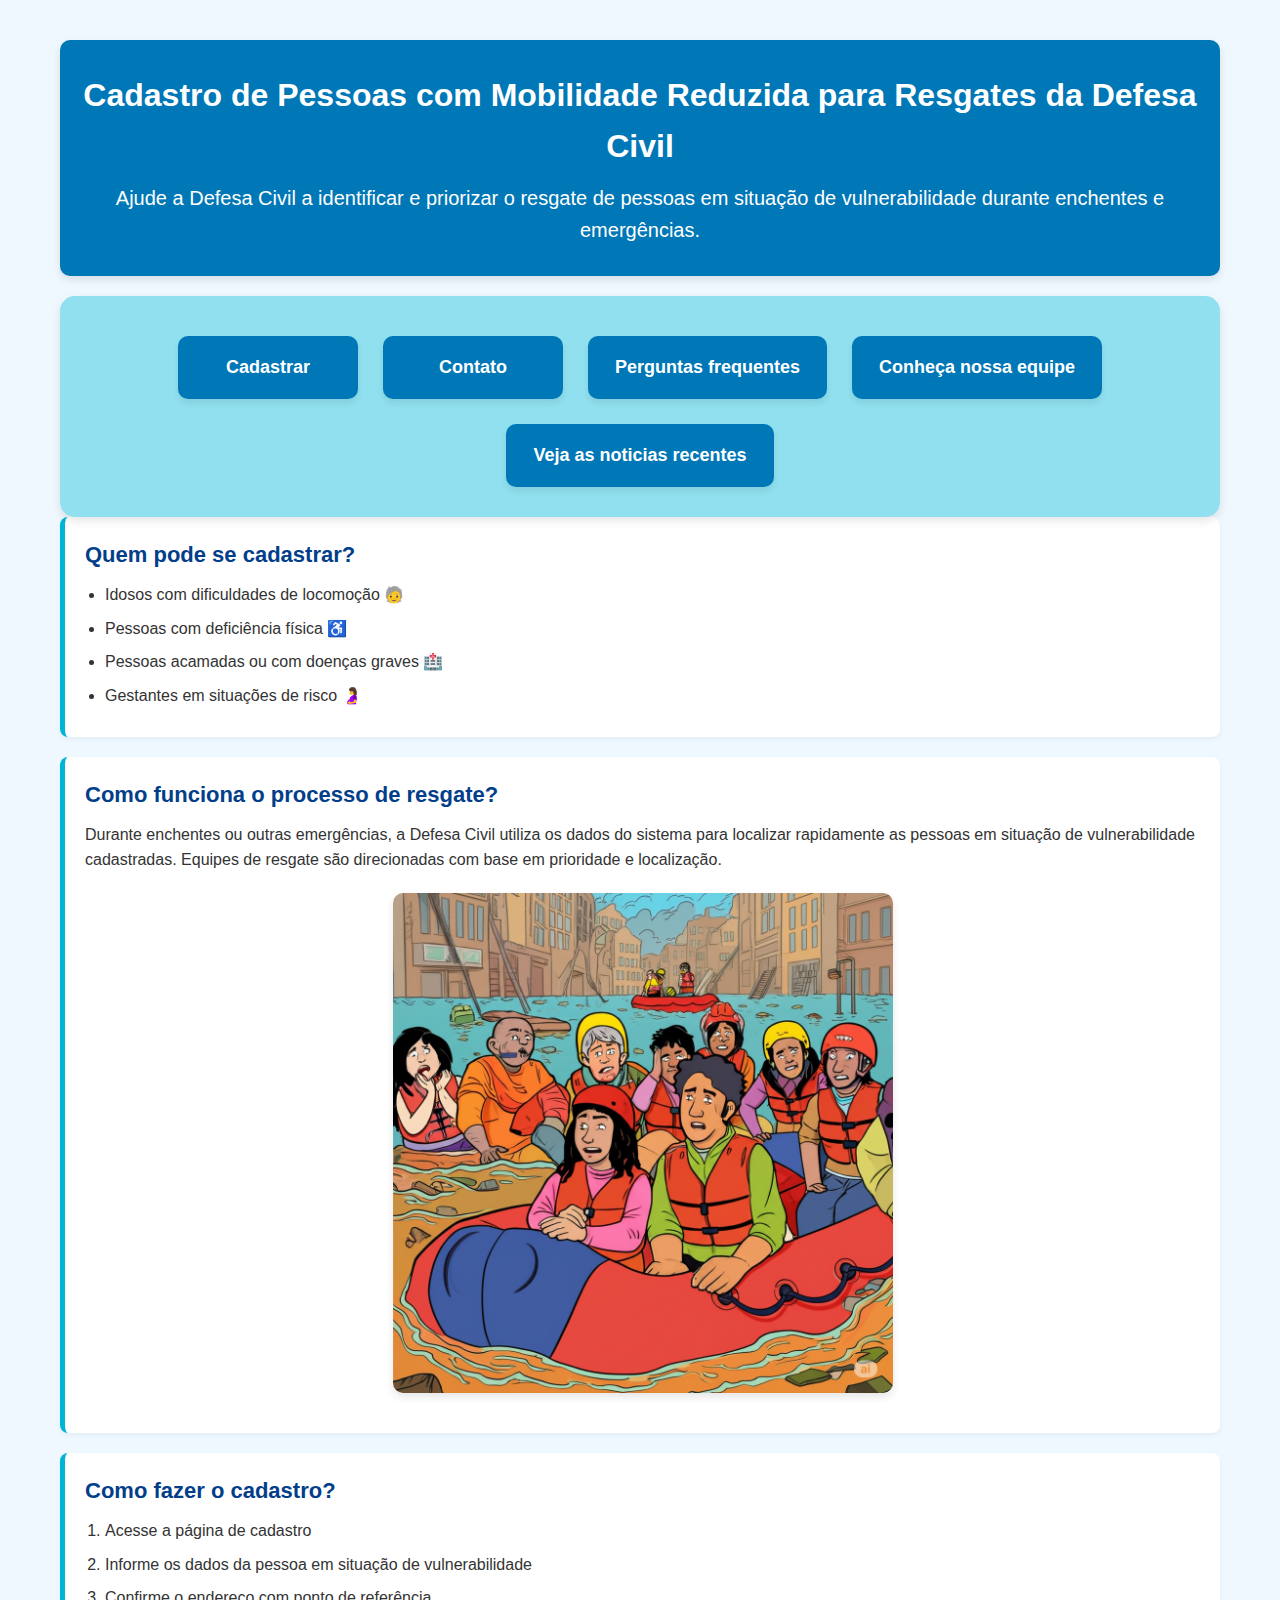
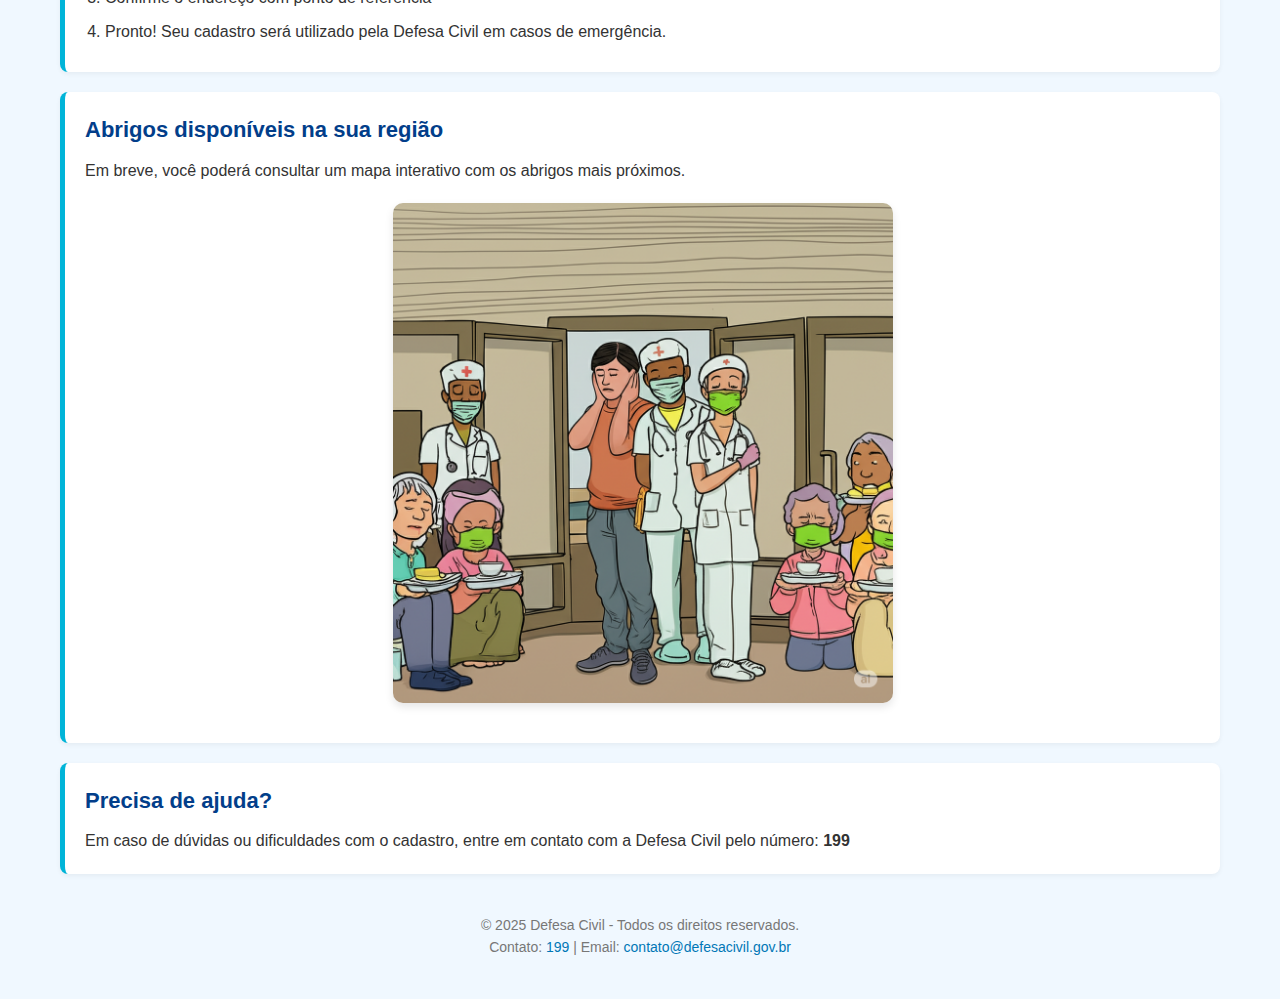
<file: index.html>
<!DOCTYPE html>
<html lang="pt-BR">

<head>
    <meta charset="UTF-8">
    <meta name="viewport" content="width=device-width, initial-scale=1.0">
    <title>Prioridade-Defesa civil</title>
    <link rel="stylesheet" href="Style.css">
</head>


<body>
  <button onclick="topFunction()" id="backToTopBtn">↑</button>
  
  
<div class="loader"></div>
    <header>
        <h1>Cadastro de Pessoas com Mobilidade Reduzida para Resgates da Defesa Civil</h1>
        <p>Ajude a Defesa Civil a identificar e priorizar o resgate de pessoas em situação de vulnerabilidade durante
            enchentes e emergências.</p>
    </header>

    <nav class="opcoes_menu">
        <div id="nav-menu">
            <a href="cadastrar.html" class="link-transicao">Cadastrar</a>
            <a href="contato.html" class="link-transicao">Contato</a>
            <a href="faq.html" class="link-transicao">Perguntas frequentes</a>
            <a href="integrantes.html" class="link-transicao">Conheça nossa equipe</a>
            <a href="noticias.html" class="link-transicao">Veja as noticias recentes</a>
        </div>
    </nav>

    <section>
        <h2>Quem pode se cadastrar?</h2>
        <ul>
            <li>Idosos com dificuldades de locomoção 🧓</li>
            <li>Pessoas com deficiência física ♿</li>
            <li>Pessoas acamadas ou com doenças graves 🏥</li>
            <li>Gestantes em situações de risco 🤰</li>
        </ul>
    </section>

    <section>
        <h2>Como funciona o processo de resgate?</h2>
        <p>Durante enchentes ou outras emergências, a Defesa Civil utiliza os dados do sistema para localizar
            rapidamente as pessoas em situação de vulnerabilidade cadastradas. Equipes de resgate são direcionadas com
            base em prioridade e localização.</p>
            <img src="/img/Gemini_Generated_Image_x3jwspx3jwspx3jw.png" alt="foto_pessoas_resgatadas">
    </section>


    <section>
        <h2>Como fazer o cadastro?</h2>
        <ol>
            <li>Acesse a página de cadastro</li>
            <li>Informe os dados da pessoa em situação de vulnerabilidade</li>
            <li>Confirme o endereço com ponto de referência</li>
            <li>Pronto! Seu cadastro será utilizado pela Defesa Civil em casos de emergência.</li>
        </ol>
    </section>

    <section>
        <h2>Abrigos disponíveis na sua região</h2>
        <p>Em breve, você poderá consultar um mapa interativo com os abrigos mais próximos.</p>
        <img src="/img/Gemini_Generated_Image_qngjyiqngjyiqngj.png" alt="foto pessoas em abrigo">

    </section>

    <section>
        <h2>Precisa de ajuda?</h2>
        <p>Em caso de dúvidas ou dificuldades com o cadastro, entre em contato com a Defesa Civil pelo número:
            <strong>199</strong></p>
    </section>

    <script>
        window.watsonAssistantChatOptions = {
            integrationID: "86f93a67-ad0d-4490-9257-abe88ed0413c",
            region: "us-east",
            serviceInstanceID: "bcb15fe9-6961-45b5-8f28-0ce868d41e18",
            onLoad: async (instance) => {
            // Personalização do estilo do chat
            instance.updateCSSVariables({
                '$launcherSize': '80px',
                '$launcherPosition': 'right',
                '$focus': '#0072c3',
                '$hoverPrimary': '#005a9c',
                '$interactive01': '#0072c3',
                '$interactive02': '#003f5c'
            });

            await instance.render();
            }
        };

        setTimeout(function () {
            const t = document.createElement('script');
            t.src = "https://web-chat.global.assistant.watson.appdomain.cloud/versions/" +
                    (window.watsonAssistantChatOptions.clientVersion || 'latest') +
                    "/WatsonAssistantChatEntry.js";
            document.head.appendChild(t);
        }, 0);
    </script>


    <footer>
        <p>© 2025 Defesa Civil - Todos os direitos reservados.</p>
        <p>Contato: <a href="tel:199">199</a> | Email: <a href="mailto:contato@defesacivil.gov.br">contato@defesacivil.gov.br</a></p>
    </footer>

    

<script src="app.js" defer></script>
</body>


</html>
</file>
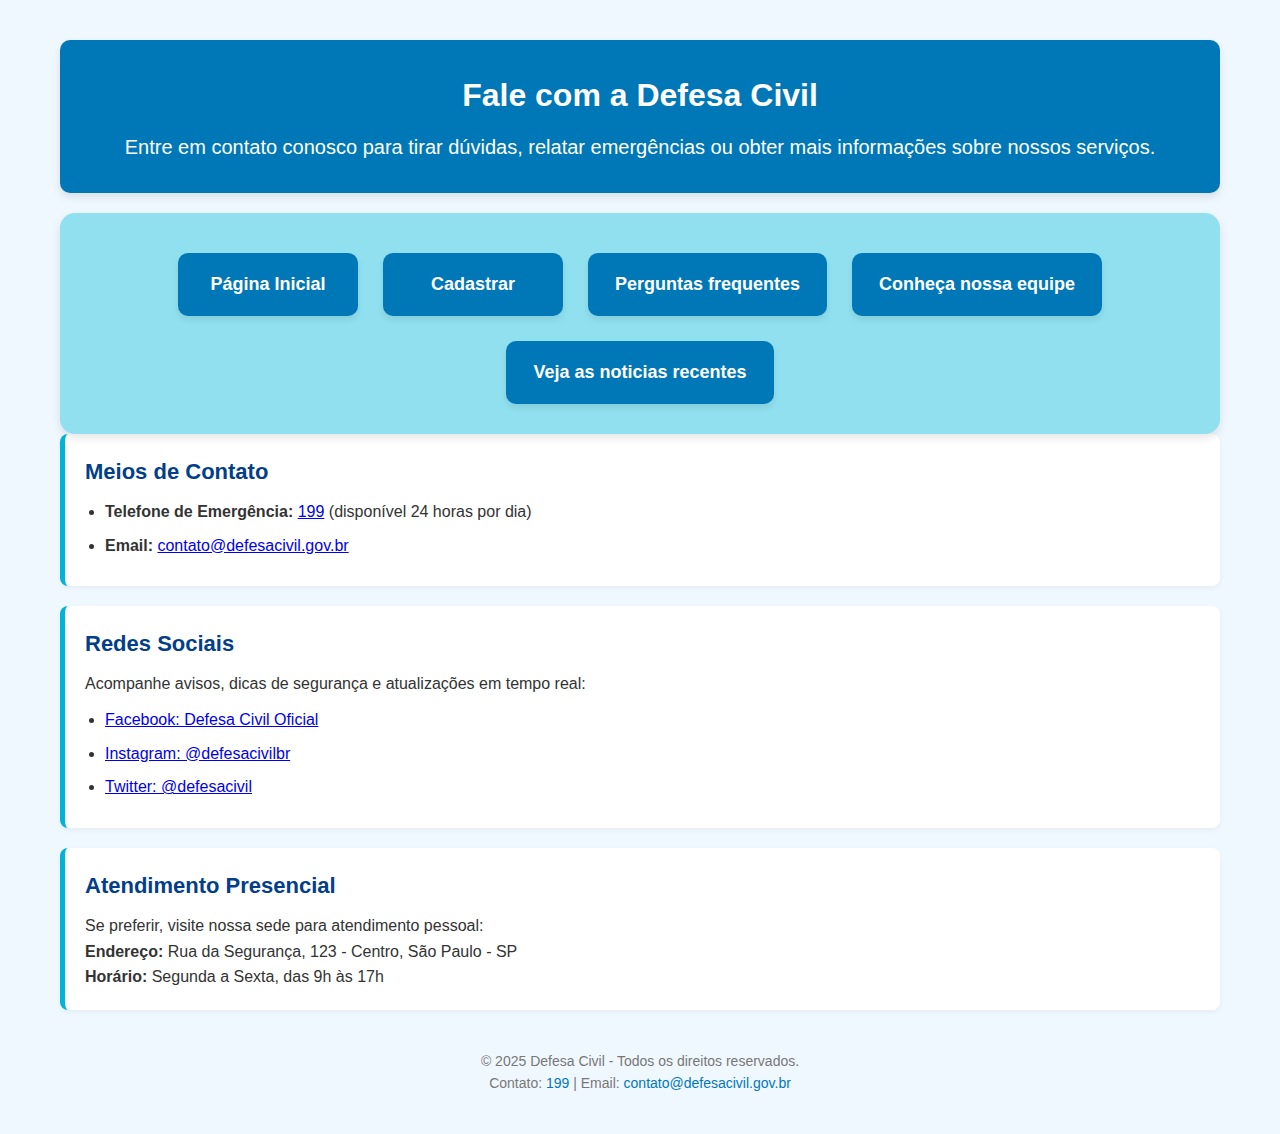
<file: contato.html>
<!DOCTYPE html>
<html lang="pt-BR">
<head>
  <meta charset="UTF-8">
  <meta name="viewport" content="width=device-width, initial-scale=1.0">
  <title>Contato - Defesa Civil</title>
  <link rel="stylesheet" href="Style.css">
  
</head>

<body>
  <button onclick="topFunction()" id="backToTopBtn">↑</button>
  

<div class="loader"></div>
  <header>
    <h1>Fale com a Defesa Civil</h1>
    <p>Entre em contato conosco para tirar dúvidas, relatar emergências ou obter mais informações sobre nossos serviços.</p>
  </header>

  <nav class="opcoes_menu">
    <div id="nav-menu">
      <a href="index.html" class="link-transicao">Página Inicial</a>
      <a href="cadastrar.html" class="link-transicao">Cadastrar</a>
      <a href="faq.html" class="link-transicao">Perguntas frequentes</a>
      <a href="integrantes.html" class="link-transicao">Conheça nossa equipe</a>
      <a href="noticias.html" class="link-transicao">Veja as noticias recentes</a>
    </div>
  </nav>

  <section>
    <h2>Meios de Contato</h2>
    <ul>
      <li><strong>Telefone de Emergência:</strong> <a href="tel:199">199</a> (disponível 24 horas por dia)</li>
      <li><strong>Email:</strong> <a href="mailto:contato@defesacivil.gov.br">contato@defesacivil.gov.br</a></li>
    </ul>
  </section>

  <section>
    <h2>Redes Sociais</h2>
    <p>Acompanhe avisos, dicas de segurança e atualizações em tempo real:</p>
    <ul>
      <li><a href="#">Facebook: Defesa Civil Oficial</a></li>
      <li><a href="#">Instagram: @defesacivilbr</a></li>
      <li><a href="#">Twitter: @defesacivil</a></li>
    </ul>
  </section>

  <section>
    <h2>Atendimento Presencial</h2>
    <p>Se preferir, visite nossa sede para atendimento pessoal:</p>
    <p><strong>Endereço:</strong> Rua da Segurança, 123 - Centro, São Paulo - SP</p>
    <p><strong>Horário:</strong> Segunda a Sexta, das 9h às 17h</p>
  </section>


    <script>
        window.watsonAssistantChatOptions = {
            integrationID: "86f93a67-ad0d-4490-9257-abe88ed0413c",
            region: "us-east",
            serviceInstanceID: "bcb15fe9-6961-45b5-8f28-0ce868d41e18",
            onLoad: async (instance) => {
            // Personalização do estilo do chat
            instance.updateCSSVariables({
                '$launcherSize': '80px',
                '$launcherPosition': 'right',
                '$focus': '#0072c3',
                '$hoverPrimary': '#005a9c',
                '$interactive01': '#0072c3',
                '$interactive02': '#003f5c'
            });

            await instance.render();
            }
        };

        setTimeout(function () {
            const t = document.createElement('script');
            t.src = "https://web-chat.global.assistant.watson.appdomain.cloud/versions/" +
                    (window.watsonAssistantChatOptions.clientVersion || 'latest') +
                    "/WatsonAssistantChatEntry.js";
            document.head.appendChild(t);
        }, 0);
    </script>

  <footer>
    <p>© 2025 Defesa Civil - Todos os direitos reservados.</p>
    <p>Contato: <a href="tel:199">199</a> | Email: <a href="mailto:contato@defesacivil.gov.br">contato@defesacivil.gov.br</a></p>
  </footer>



<script src="app.js" defer></script>
</body>
</html>
</file>
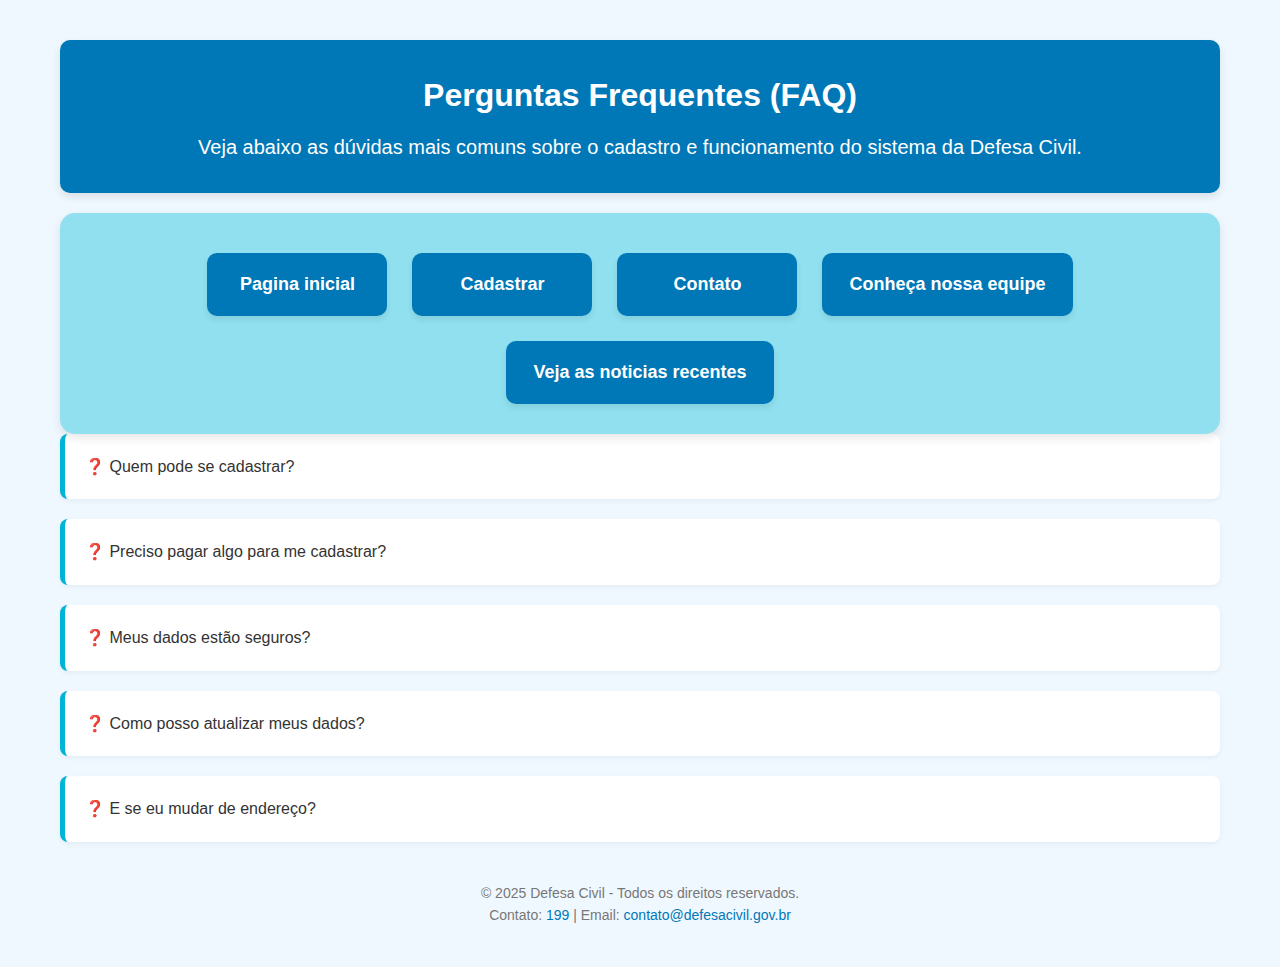
<file: faq.html>
<!DOCTYPE html>
<html lang="pt-BR">
<head>
  <meta charset="UTF-8">
  <meta name="viewport" content="width=device-width, initial-scale=1.0">
  <title>FAQ - Perguntas Frequentes</title>
  <link rel="stylesheet" href="Style.css">
  
</head>

<body>
 <button onclick="topFunction()" id="backToTopBtn">↑</button>
  

<div class="loader"></div>
  <header>
    <h1>Perguntas Frequentes (FAQ)</h1>
    <p>Veja abaixo as dúvidas mais comuns sobre o cadastro e funcionamento do sistema da Defesa Civil.</p>
  </header>

   <nav class="opcoes_menu">
    <div id="nav-menu">
      <a href="index.html" class="link-transicao">Pagina inicial</a>
      <a href="cadastrar.html" class="link-transicao">Cadastrar</a>
      <a href="contato.html" class="link-transicao">Contato</a>
      <a href="integrantes.html" class="link-transicao">Conheça nossa equipe</a>
      <a href="noticias.html" class="link-transicao">Veja as noticias recentes</a>
    </div>
  </nav>

  <section class="faq-item">
    <div class="faq-pergunta">❓ Quem pode se cadastrar?</div>
    <div class="faq-resposta">Qualquer pessoa em situação de vulnerabilidade, como idosos, pessoas com deficiência, acamados ou gestantes em risco.</div>
  </section>

  <section class="faq-item">
    <div class="faq-pergunta">❓ Preciso pagar algo para me cadastrar?</div>
    <div class="faq-resposta">Não. O cadastro é totalmente gratuito e tem como objetivo auxiliar no resgate em situações de emergência.</div>
  </section>

  <section class="faq-item">
    <div class="faq-pergunta">❓ Meus dados estão seguros?</div>
    <div class="faq-resposta">Sim. Os dados são utilizados exclusivamente pela Defesa Civil em casos de emergência e não são compartilhados com terceiros.</div>
  </section>

  <section class="faq-item">
    <div class="faq-pergunta">❓ Como posso atualizar meus dados?</div>
    <div class="faq-resposta">Em breve, será disponibilizada uma área de edição. Por enquanto, entre em contato pelo número <strong>199</strong> para solicitar alterações.</div>
  </section>

  <section class="faq-item">
    <div class="faq-pergunta">❓ E se eu mudar de endereço?</div>
    <div class="faq-resposta">É importante manter o endereço atualizado para que a localização seja precisa durante o resgate. Ligue para o <strong>199</strong> para atualizar seus dados.</div>
  </section>

    <script>
        window.watsonAssistantChatOptions = {
            integrationID: "86f93a67-ad0d-4490-9257-abe88ed0413c",
            region: "us-east",
            serviceInstanceID: "bcb15fe9-6961-45b5-8f28-0ce868d41e18",
            onLoad: async (instance) => {
            // Personalização do estilo do chat
            instance.updateCSSVariables({
                '$launcherSize': '80px',
                '$launcherPosition': 'right',
                '$focus': '#0072c3',
                '$hoverPrimary': '#005a9c',
                '$interactive01': '#0072c3',
                '$interactive02': '#003f5c'
            });

            await instance.render();
            }
        };

        setTimeout(function () {
            const t = document.createElement('script');
            t.src = "https://web-chat.global.assistant.watson.appdomain.cloud/versions/" +
                    (window.watsonAssistantChatOptions.clientVersion || 'latest') +
                    "/WatsonAssistantChatEntry.js";
            document.head.appendChild(t);
        }, 0);
    </script>


    <script>
      document.addEventListener('DOMContentLoaded', function () {
        const perguntas = document.querySelectorAll('.faq-pergunta');

        perguntas.forEach(pergunta => {
          pergunta.style.cursor = 'pointer';
          pergunta.addEventListener('click', () => {
            const resposta = pergunta.nextElementSibling;
            if (!resposta) return;

            const visivel = window.getComputedStyle(resposta).display === 'block';

            // Fecha todas as respostas
            document.querySelectorAll('.faq-resposta').forEach(r => {
              r.style.display = 'none';
            });

            // Abre ou fecha a resposta clicada
            resposta.style.display = visivel ? 'none' : 'block';
          });
        });
      });
    </script>


  <footer>
   <p>© 2025 Defesa Civil - Todos os direitos reservados.</p>
   <p>Contato: <a href="tel:199">199</a> | Email: <a href="mailto:contato@defesacivil.gov.br">contato@defesacivil.gov.br</a></p>
  </footer>

  

<script src="app.js" defer></script>
</body>
</html>
</file>
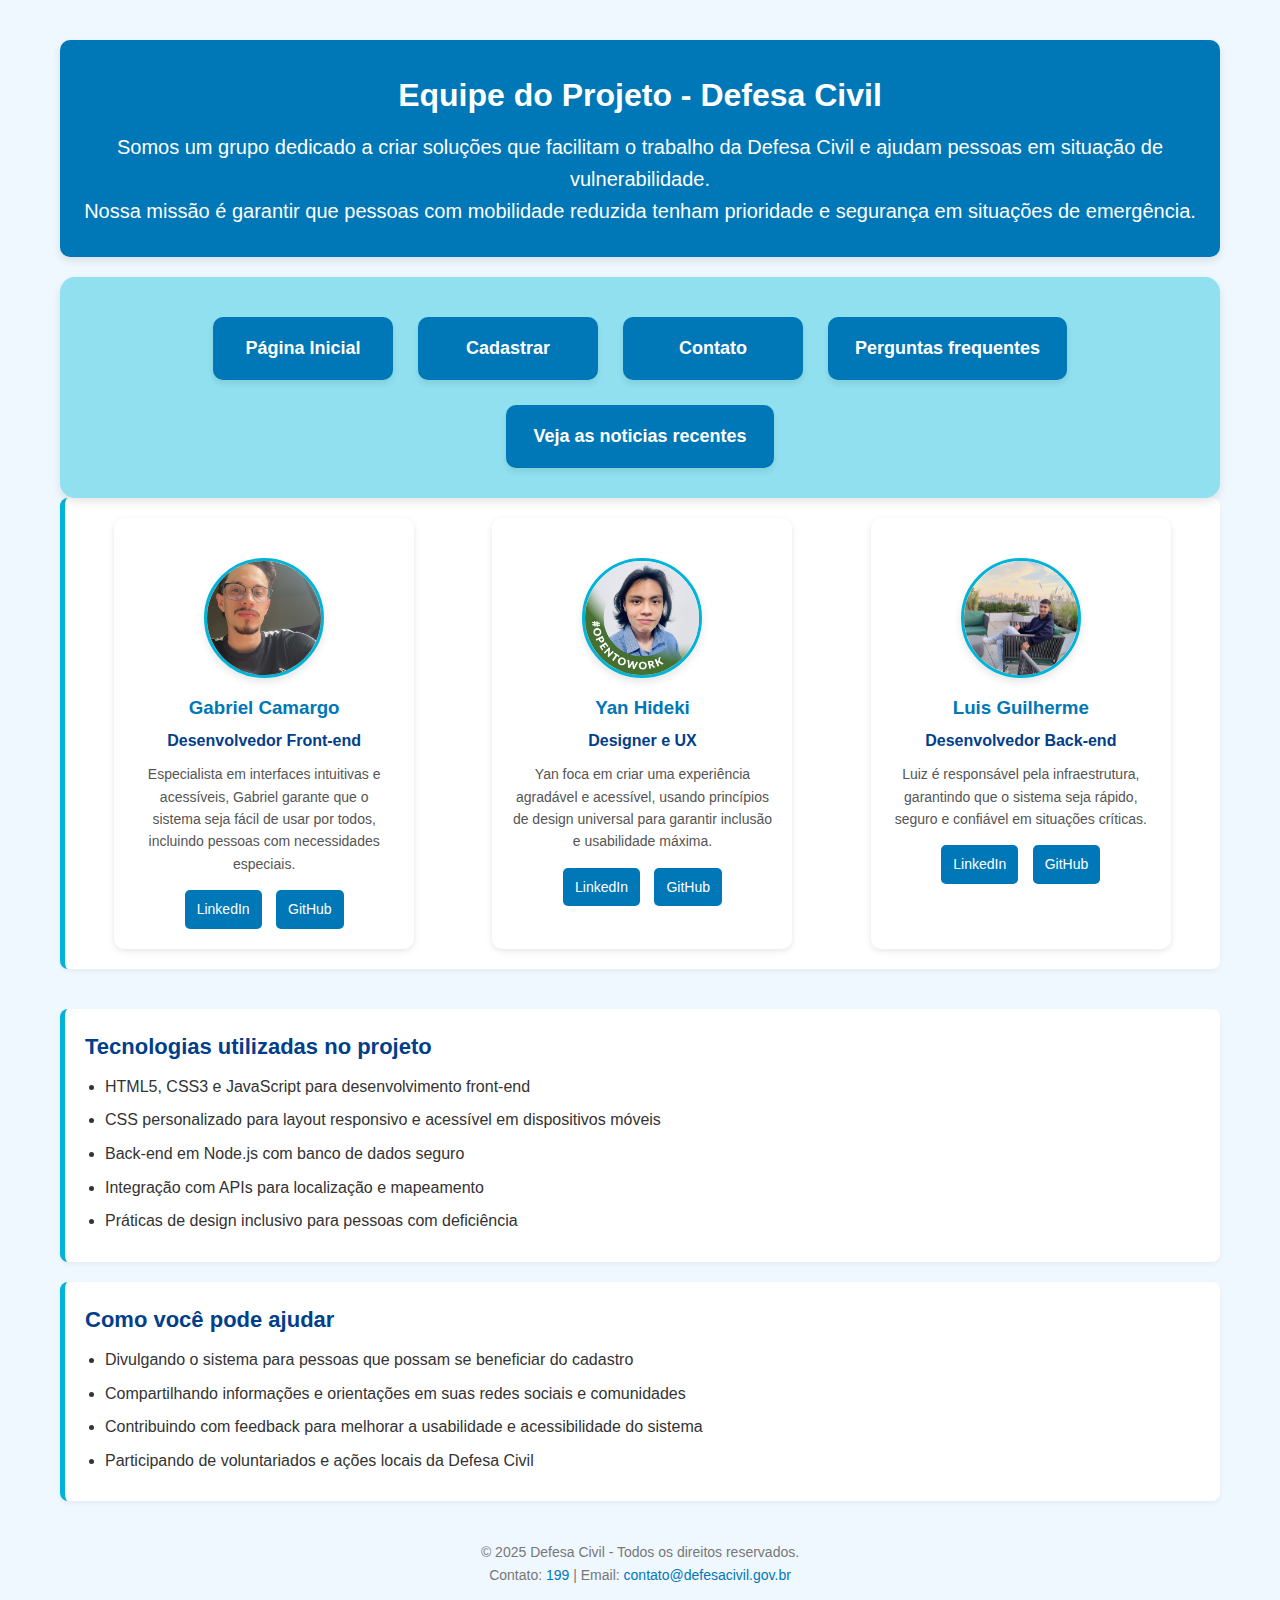
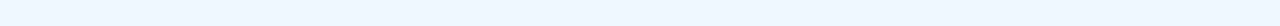
<file: integrantes.html>
<!DOCTYPE html>
<html lang="pt-BR">
<head>
  <meta charset="UTF-8" />
  <meta name="viewport" content="width=device-width, initial-scale=1" />
  <title>Integrantes - Defesa Civil</title>
  <link rel="stylesheet" href="Style.css" />
</head>


<body>
  <button onclick="topFunction()" id="backToTopBtn">↑</button>
  

<div class="loader"></div>
  <header>
    <h1>Equipe do Projeto - Defesa Civil</h1>
    <p>Somos um grupo dedicado a criar soluções que facilitam o trabalho da Defesa Civil e ajudam pessoas em situação de vulnerabilidade.</p>
    <p>Nossa missão é garantir que pessoas com mobilidade reduzida tenham prioridade e segurança em situações de emergência.</p>
  </header>

  <nav class="opcoes_menu">
    <div id="nav-menu">
      <a href="index.html" class="link-transicao">Página Inicial</a>
      <a href="cadastrar.html" class="link-transicao">Cadastrar</a>
      <a href="contato.html" class="link-transicao">Contato</a>
      <a href="faq.html" class="link-transicao">Perguntas frequentes</a>
      <a href="noticias.html" class="link-transicao">Veja as noticias recentes</a>
    </div>
  </nav>

  <section class="integrantes-container">

    <div class="integrante">
      <img src="img/WhatsApp Image 2025-05-20 at 15.31.35.jpeg" alt="Foto de Gabriel Camargo" />
      <h3>Gabriel Camargo</h3>
      <p><em>Desenvolvedor Front-end</em></p>
      <p class="bio">Especialista em interfaces intuitivas e acessíveis, Gabriel garante que o sistema seja fácil de usar por todos, incluindo pessoas com necessidades especiais.</p>
      <div class="botao-links">
        <a href="https://www.linkedin.com/in/gabriel-camargo-07470b352/" target="_blank" rel="noopener noreferrer">LinkedIn</a>
        <a href="https://github.com/GabrielGCL7" target="_blank" rel="noopener noreferrer">GitHub</a>
      </div>
    </div>

    <div class="integrante">
      <img src="img/yan.jpeg" alt="Foto de Yan" />
      <h3>Yan Hideki</h3>
      <p><em>Designer e UX</em></p>
      <p class="bio">Yan foca em criar uma experiência agradável e acessível, usando princípios de design universal para garantir inclusão e usabilidade máxima.</p>
      <div class="botao-links">
        <a href="https://www.linkedin.com/in/yan-hideki-yashiki-428853294?utm_source=share&utm_campaign=share_via&utm_content=profile&utm_medium=android_app" target="_blank" rel="noopener noreferrer">LinkedIn</a>
        <a href="https://github.com/Shaolindarius" target="_blank" rel="noopener noreferrer">GitHub</a>
      </div>
    </div>

    <div class="integrante">
      <img src="img/luiz.jpg" alt="Foto de Luis" />
      <h3>Luis Guilherme</h3>
      <p><em>Desenvolvedor Back-end</em></p>
      <p class="bio">Luiz é responsável pela infraestrutura, garantindo que o sistema seja rápido, seguro e confiável em situações críticas.</p>
      <div class="botao-links">
        <a href="https://www.linkedin.com/in/luis130505/" target="_blank" rel="noopener noreferrer">LinkedIn</a>
        <a href="https://github.com/Akipato13" target="_blank" rel="noopener noreferrer">GitHub</a>
      </div>
    </div>

  </section>

  <section class="tecnologias">
    <h2>Tecnologias utilizadas no projeto</h2>
    <ul>
      <li>HTML5, CSS3 e JavaScript para desenvolvimento front-end</li>
      <li>CSS personalizado para layout responsivo e acessível em dispositivos móveis</li>
      <li>Back-end em Node.js com banco de dados seguro</li>
      <li>Integração com APIs para localização e mapeamento</li>
      <li>Práticas de design inclusivo para pessoas com deficiência</li>
    </ul>
  </section>

  <section class="ajuda">
    <h2>Como você pode ajudar</h2>
    <ul>
      <li>Divulgando o sistema para pessoas que possam se beneficiar do cadastro</li>
      <li>Compartilhando informações e orientações em suas redes sociais e comunidades</li>
      <li>Contribuindo com feedback para melhorar a usabilidade e acessibilidade do sistema</li>
      <li>Participando de voluntariados e ações locais da Defesa Civil</li>
    </ul>
  </section>

    <script>
        window.watsonAssistantChatOptions = {
            integrationID: "86f93a67-ad0d-4490-9257-abe88ed0413c",
            region: "us-east",
            serviceInstanceID: "bcb15fe9-6961-45b5-8f28-0ce868d41e18",
            onLoad: async (instance) => {
            // Personalização do estilo do chat
            instance.updateCSSVariables({
                '$launcherSize': '80px',
                '$launcherPosition': 'right',
                '$focus': '#0072c3',
                '$hoverPrimary': '#005a9c',
                '$interactive01': '#0072c3',
                '$interactive02': '#003f5c'
            });

            await instance.render();
            }
        };

        setTimeout(function () {
            const t = document.createElement('script');
            t.src = "https://web-chat.global.assistant.watson.appdomain.cloud/versions/" +
                    (window.watsonAssistantChatOptions.clientVersion || 'latest') +
                    "/WatsonAssistantChatEntry.js";
            document.head.appendChild(t);
        }, 0);
    </script>

  <footer>
    <p>© 2025 Defesa Civil - Todos os direitos reservados.</p>
    <p>Contato: <a href="tel:199">199</a> | Email: <a href="mailto:contato@defesacivil.gov.br">contato@defesacivil.gov.br</a></p>
  </footer>

  
<script src="app.js" defer></script>
</body>
</html>
</file>
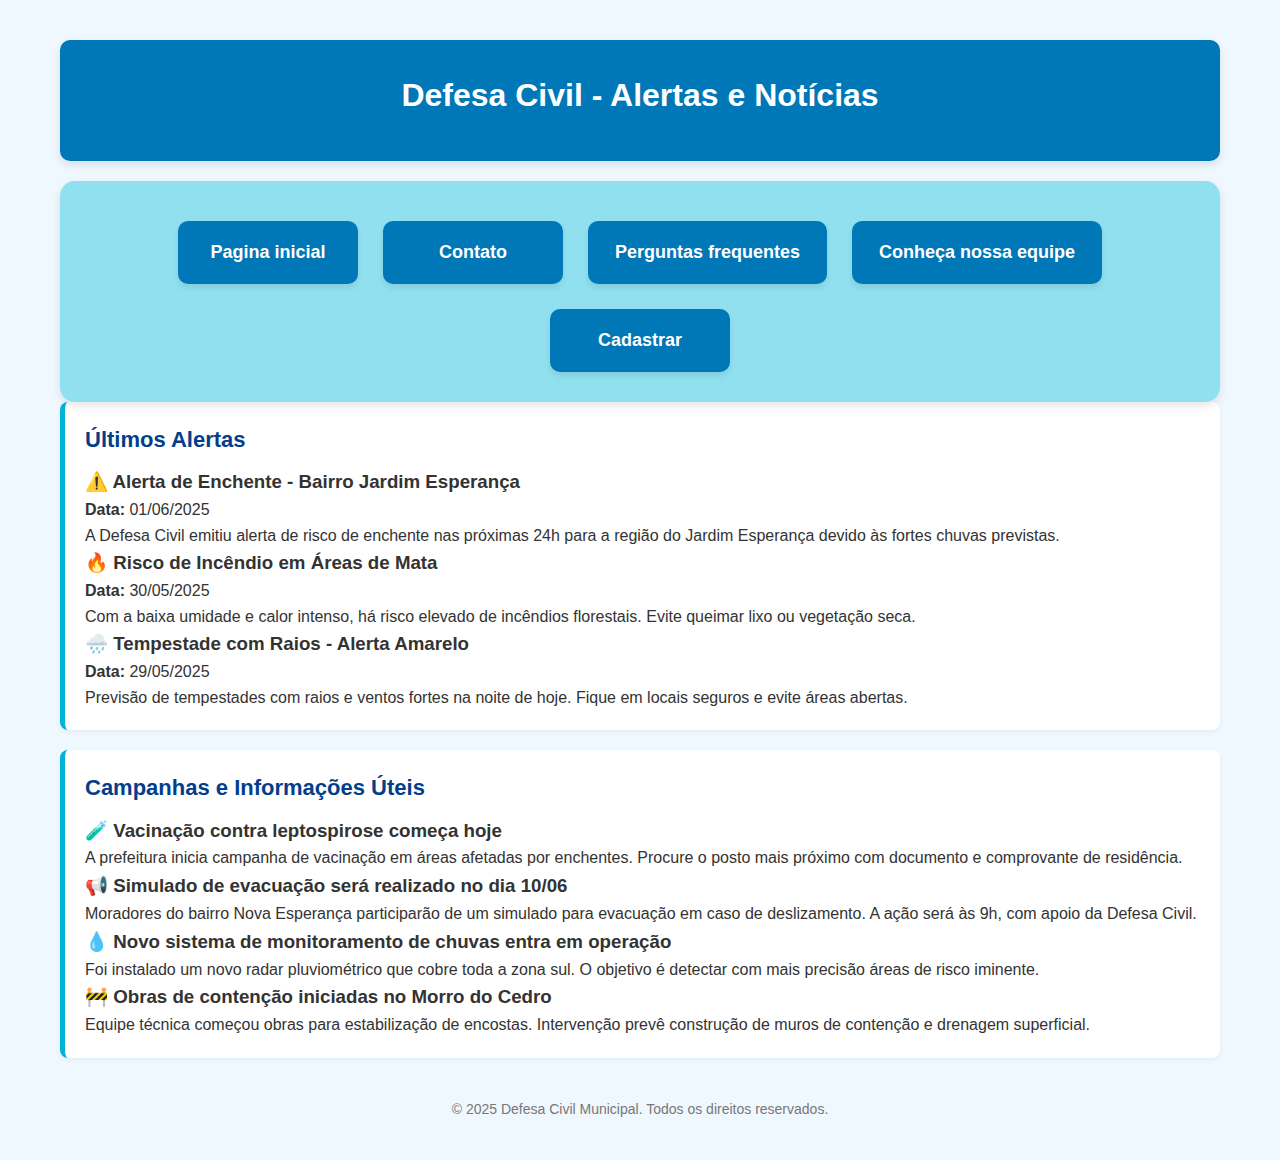
<file: noticias.html>
<!DOCTYPE html>
<html lang="pt-BR">
<head>
  <meta charset="UTF-8">
  <meta name="viewport" content="width=device-width, initial-scale=1.0">
  <title>Alertas e Notícias - Defesa Civil</title>
  <link rel="stylesheet" href="Style.css">
  
</head>


<body>
  <button onclick="topFunction()" id="backToTopBtn">↑</button>
  

<div class="loader"></div>
  <header>
    <h1>Defesa Civil - Alertas e Notícias</h1>
  </header>

   <nav class="opcoes_menu">
        <div id="nav-menu">
            <a href="index.html" class="link-transicao">Pagina inicial</a>
            <a href="contato.html" class="link-transicao">Contato</a>
            <a href="faq.html" class="link-transicao">Perguntas frequentes</a>
            <a href="integrantes.html" class="link-transicao">Conheça nossa equipe</a>
            <a href="cadastrar.html" class="link-transicao">Cadastrar</a>
        </div>
    </nav>

  <main>
    <section class="alertas">
      <h2>Últimos Alertas</h2>

      <article class="alerta">
        <h3>⚠️ Alerta de Enchente - Bairro Jardim Esperança</h3>
        <p><strong>Data:</strong> 01/06/2025</p>
        <p>A Defesa Civil emitiu alerta de risco de enchente nas próximas 24h para a região do Jardim Esperança devido às fortes chuvas previstas.</p>
      </article>

      <article class="alerta">
        <h3>🔥 Risco de Incêndio em Áreas de Mata</h3>
        <p><strong>Data:</strong> 30/05/2025</p>
        <p>Com a baixa umidade e calor intenso, há risco elevado de incêndios florestais. Evite queimar lixo ou vegetação seca.</p>
      </article>

      <article class="alerta">
        <h3>🌧️ Tempestade com Raios - Alerta Amarelo</h3>
        <p><strong>Data:</strong> 29/05/2025</p>
        <p>Previsão de tempestades com raios e ventos fortes na noite de hoje. Fique em locais seguros e evite áreas abertas.</p>
      </article>
    </section>

    <section class="noticias">
      <h2>Campanhas e Informações Úteis</h2>

      <article class="noticia">
        <h3>🧪 Vacinação contra leptospirose começa hoje</h3>
        <p>A prefeitura inicia campanha de vacinação em áreas afetadas por enchentes. Procure o posto mais próximo com documento e comprovante de residência.</p>
      </article>

      <article class="noticia">
        <h3>📢 Simulado de evacuação será realizado no dia 10/06</h3>
        <p>Moradores do bairro Nova Esperança participarão de um simulado para evacuação em caso de deslizamento. A ação será às 9h, com apoio da Defesa Civil.</p>
      </article>

      <article class="noticia">
        <h3>💧 Novo sistema de monitoramento de chuvas entra em operação</h3>
        <p>Foi instalado um novo radar pluviométrico que cobre toda a zona sul. O objetivo é detectar com mais precisão áreas de risco iminente.</p>
      </article>

      <article class="noticia">
        <h3>🚧 Obras de contenção iniciadas no Morro do Cedro</h3>
        <p>Equipe técnica começou obras para estabilização de encostas. Intervenção prevê construção de muros de contenção e drenagem superficial.</p>
      </article>
    </section>
  </main>

  <footer>
    <p>&copy; 2025 Defesa Civil Municipal. Todos os direitos reservados.</p>
  </footer>


<script src="app.js" defer></script>
</body>
</html>
</file>
<file: Style.css>
/* === [RESET GLOBAL] - Remove margens e paddings padrão === */
* {
    margin: 0;
    padding: 0;
    box-sizing: border-box;
}

/* === [BODY] - Estilização global do corpo do site (index geral) === */
body {
    font-family: Arial, sans-serif;
    background-color: #f0f8ff;
    color: #333;
    line-height: 1.6;
    padding: 20px;
    -webkit-font-smoothing: antialiased;
    -moz-osx-font-smoothing: grayscale;
}

/* === [HEADER] - Cabeçalho principal da página === */
header {
    background-color: #0077b6;
    color: white;
    padding: 30px 20px;
    text-align: center;
    border-radius: 10px;
    margin-bottom: 20px;
    position: relative;
    z-index: 1;
    box-shadow: 0 4px 8px rgba(0,0,0,0.1);
}

header h1 {
    font-size: 26px;
    margin-bottom: 10px;
}

header p {
    font-size: 18px;
}

/* === [MENU DE OPÇÕES] - Bloco de botões de navegação (index/menu) === */
.opcoes_menu {
    background-color: #90e0ef;
    padding: 30px 20px;
    border-radius: 15px;
    margin-top: 10px;
    text-align: center;
    position: relative;
    z-index: 10;
    box-shadow: 0 4px 10px rgba(0,0,0,0.1);
}

.opcoes_menu h2 {
    font-size: 24px;
    margin-bottom: 20px;
    color: #023e8a;
}

.opcoes_menu #nav-menu {
    display: flex;
    justify-content: center;
    gap: 25px;
    flex-wrap: wrap;
    padding-top: 10px;
}

.opcoes_menu #nav-menu a {
    background-color: #0077b6;
    color: white;
    padding: 14px 24px;
    border-radius: 10px;
    text-decoration: none;
    font-weight: bold;
    font-size: 17px;
    transition: all 0.3s ease;
    display: inline-block;
    min-width: 160px;
    text-align: center;
    box-shadow: 0 4px 6px rgba(0,0,0,0.08);
    border: 2px solid transparent;
}

.opcoes_menu #nav-menu a:hover,
.opcoes_menu #nav-menu a:focus {
    background-color: #023e8a;
    transform: translateY(-3px) scale(1.05);
    border-color: #00b4d8;
    outline: none;
}

/* === [SECTIONS] - Blocos de conteúdo da página (ex: Sobre, Funcionalidades, etc.) === */
section {
    background-color: #ffffff;
    padding: 20px;
    margin-bottom: 20px;
    border-left: 5px solid #00b4d8;
    border-radius: 8px;
    box-shadow: 0 2px 5px rgba(0,0,0,0.05);
}

section h2 {
    margin-bottom: 10px;
    font-size: 22px;
    color: #023e8a;
}

section p,
section ul,
section ol {
    font-size: 16px;
}

ul, ol {
    padding-left: 20px;
    margin-top: 10px;
}

li {
    margin-bottom: 8px;
}

/* === [INTEGRANTES] - Estilização da seção com cards dos membros do grupo === */
.integrantes-container {
    display: flex;
    justify-content: space-around;
    gap: 20px;
    flex-wrap: wrap;
    margin-bottom: 40px;
}

.integrante {
    background-color: #ffffff;
    padding: 20px;
    border-radius: 10px;
    box-shadow: 0 2px 6px rgba(0,0,0,0.1);
    flex: 1 1 280px;
    max-width: 300px;
    text-align: center;
}

.integrante img {
    width: 120px;
    height: 120px;
    border-radius: 50%;
    margin-bottom: 15px;
    object-fit: cover;
    border: 3px solid #00b4d8;
}

.integrante h3 {
    margin-bottom: 5px;
    color: #0077b6;
}

.integrante p em {
    font-style: normal;
    font-weight: bold;
    color: #023e8a;
    display: block;
    margin-bottom: 10px;
}

.bio {
    font-size: 14px;
    color: #555;
    margin-bottom: 15px;
}

.botao-links a {
    display: inline-block;
    margin: 0 5px;
    padding: 8px 12px;
    border-radius: 5px;
    background-color: #0077b6;
    color: white;
    text-decoration: none;
    font-size: 14px;
    transition: background-color 0.3s ease;
}

.botao-links a:hover,
.botao-links a:focus {
    background-color: #023e8a;
}

/* === [FOOTER] - Rodapé do site === */
footer {
    text-align: center;
    font-size: 14px;
    color: #777;
    margin-top: 40px;
}

footer a {
    color: #0077b6;
    text-decoration: none;
}

footer a:hover,
footer a:focus {
    text-decoration: underline;
}

/* === [CADASTRO] - Estilos para página/formulário de cadastro === */
.form-cadastro {
    background-color: #ffffff;
    max-width: 600px;
    margin: 0 auto 40px;
    padding: 30px 25px;
    border-radius: 12px;
    box-shadow: 0 4px 12px rgba(0,0,0,0.1);
}

.form-cadastro h2 {
    text-align: center;
    color: #0077b6;
    margin-bottom: 25px;
    font-size: 28px;
}

.form-cadastro label {
    display: block;
    font-weight: bold;
    color: #023e8a;
    margin-bottom: 8px;
    margin-top: 15px;
    font-size: 16px;
}

.form-cadastro input[type="text"],
.form-cadastro input[type="email"],
.form-cadastro input[type="password"],
.form-cadastro input[type="tel"],
.form-cadastro select,
.form-cadastro textarea {
    width: 100%;
    padding: 12px 15px;
    border: 2px solid #90e0ef;
    border-radius: 8px;
    font-size: 16px;
    transition: border-color 0.3s ease;
    outline: none;
    resize: vertical;
}

.form-cadastro input[type="text"]:focus,
.form-cadastro input[type="email"]:focus,
.form-cadastro input[type="password"]:focus,
.form-cadastro input[type="tel"]:focus,
.form-cadastro select:focus,
.form-cadastro textarea:focus {
    border-color: #0077b6;
    box-shadow: 0 0 8px rgba(0,119,182,0.4);
}

.form-cadastro textarea {
    min-height: 100px;
}

.form-cadastro .btn-submit {
    background-color: #0077b6;
    color: white;
    border: none;
    padding: 15px 25px;
    font-size: 18px;
    font-weight: bold;
    border-radius: 10px;
    cursor: pointer;
    margin-top: 30px;
    width: 100%;
    box-shadow: 0 4px 8px rgba(0,119,182,0.4);
    transition: background-color 0.3s ease, transform 0.2s ease;
}

.form-cadastro .btn-submit:hover,
.form-cadastro .btn-submit:focus {
    background-color: #023e8a;
    transform: translateY(-3px);
    outline: none;
}

/* Mensagens de validação */
.form-cadastro .msg-erro,
.form-cadastro .msg-sucesso {
    font-size: 14px;
    margin-top: 10px;
    padding: 10px 15px;
    border-radius: 6px;
}

.form-cadastro .msg-erro {
    background-color: #ffd6d6;
    color: #b00000;
    border: 1px solid #b00000;
}

.form-cadastro .msg-sucesso {
    background-color: #d6ffd8;
    color: #007700;
    border: 1px solid #007700;
}

/* === [RESPONSIVIDADE - MEDIA QUERIES] === */

/* === Extra Small (celulares pequenos) === */
@media (max-width: 480px) {
    body {
        padding: 10px;
    }
    header h1 {
        font-size: 20px;
    }
    header p {
        font-size: 14px;
    }
    .opcoes_menu h2 {
        font-size: 20px;
    }
    .opcoes_menu #nav-menu {
        flex-direction: column;
        gap: 10px;
    }
    .opcoes_menu #nav-menu a {
        font-size: 14px;
        min-width: 100%;
        padding: 10px 0;
    }
    .integrante {
        max-width: 100%;
        flex: 1 1 100%;
    }
    .integrante img {
        width: 100px;
        height: 100px;
    }

    /* Ajuste para o formulário cadastro */
    .form-cadastro {
        padding: 20px 15px;
    }
    .form-cadastro h2 {
        font-size: 24px;
    }
    .form-cadastro .btn-submit {
        font-size: 16px;
        padding: 12px 20px;
    }
}

/* === Small (tablets pequenos / celulares grandes) === */
@media (max-width: 768px) {
    body {
        padding: 15px 20px;
    }
    header h1 {
        font-size: 22px;
    }
    header p {
        font-size: 16px;
    }
    .opcoes_menu h2 {
        font-size: 22px;
    }
    .opcoes_menu #nav-menu {
        flex-direction: column;
        gap: 15px;
    }
    .opcoes_menu #nav-menu a {
        font-size: 15px;
        min-width: 100%;
        padding: 12px 0;
    }
    .integrantes-container {
        flex-direction: column;
        align-items: center;
    }
    .integrante {
        max-width: 100%;
    }

    /* Ajuste para o formulário cadastro */
    .form-cadastro {
        max-width: 100%;
        padding: 25px 20px;
    }
    .form-cadastro h2 {
        font-size: 26px;
    }
    .form-cadastro .btn-submit {
        font-size: 17px;
        padding: 14px 22px;
    }
}

/* === Medium (notebooks pequenos, tablets grandes) === */
@media (max-width: 992px) {
    .opcoes_menu #nav-menu {
        flex-wrap: wrap;
        justify-content: center;
        gap: 20px;
    }
}

/* === Large (desktops padrão) === */
@media (max-width: 1200px) {
    .opcoes_menu #nav-menu a {
        font-size: 16px;
        padding: 12px 20px;
    }
}

/* === Extra Large (telas grandes de desktop) === */
@media (min-width: 1201px) {
    body {
        max-width: 1280px;
        margin: 0 auto;
        padding: 40px 60px;
    }
    header h1 {
        font-size: 32px;
    }
    header p {
        font-size: 20px;
    }
    .opcoes_menu #nav-menu a {
        font-size: 18px;
        min-width: 180px;
        padding: 15px 25px;
    }
}

.faq-pergunta {
    cursor: pointer;
}
.faq-resposta {
  display: none;
}

img {
    max-width: 100%;
    max-height: 500px; /* opcional, ajusta a altura máxima */
    height: auto;
    display: block;
    margin: 20px auto;
    border-radius: 10px;
    box-shadow: 0 4px 8px rgba(0, 0, 0, 0.1);
}

body {
  opacity: 1;
  transition: opacity 0.5s ease;
}

body.fade-out {
  opacity: 0;
}

/* Loader centralizado na tela */
.loader {
  position: fixed;
  top: 50%;
  left: 50%;
  width: 60px;
  height: 60px;
  margin: -30px 0 0 -30px;
  border: 6px solid #ff9800; /* Cor da Defesa Civil */
  border-top: 6px solid white;
  border-radius: 50%;
  animation: girar 1s linear infinite;
  z-index: 9999;
  display: none;
  background-color: transparent;
}

@keyframes girar {
  0% { transform: rotate(0deg); }
  100% { transform: rotate(360deg); }
}

body.fade-out .loader {
  display: block;
}
 #backToTopBtn {
  display: none;
  position: fixed;
  bottom: 20px;
  right: 20px;
  z-index: 100;
  padding: 10px;
  font-size: 16px;
  background: #333;
  color: #fff;
  border: none;
  border-radius: 50%;
  cursor: pointer;
  transition: background 0.3s;
}

#backToTopBtn:hover {
  background: #555;
}
</file>
